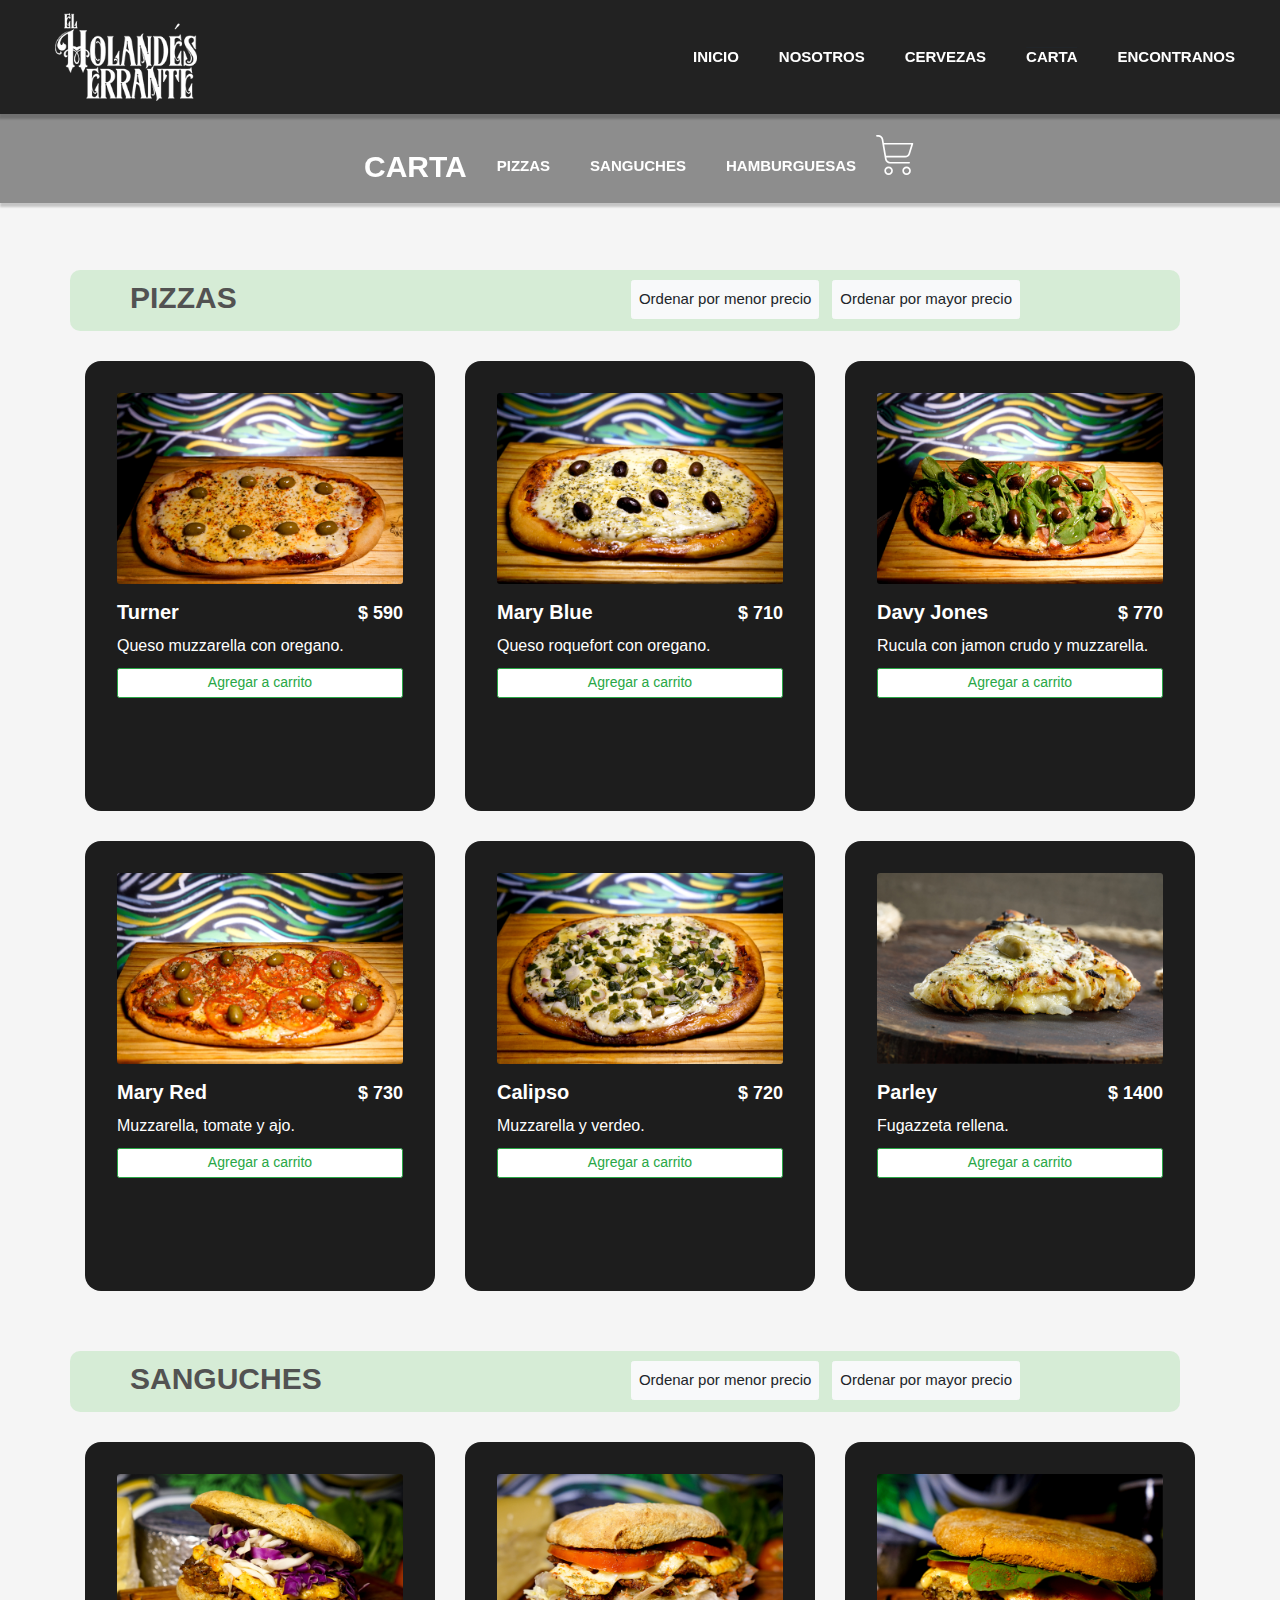
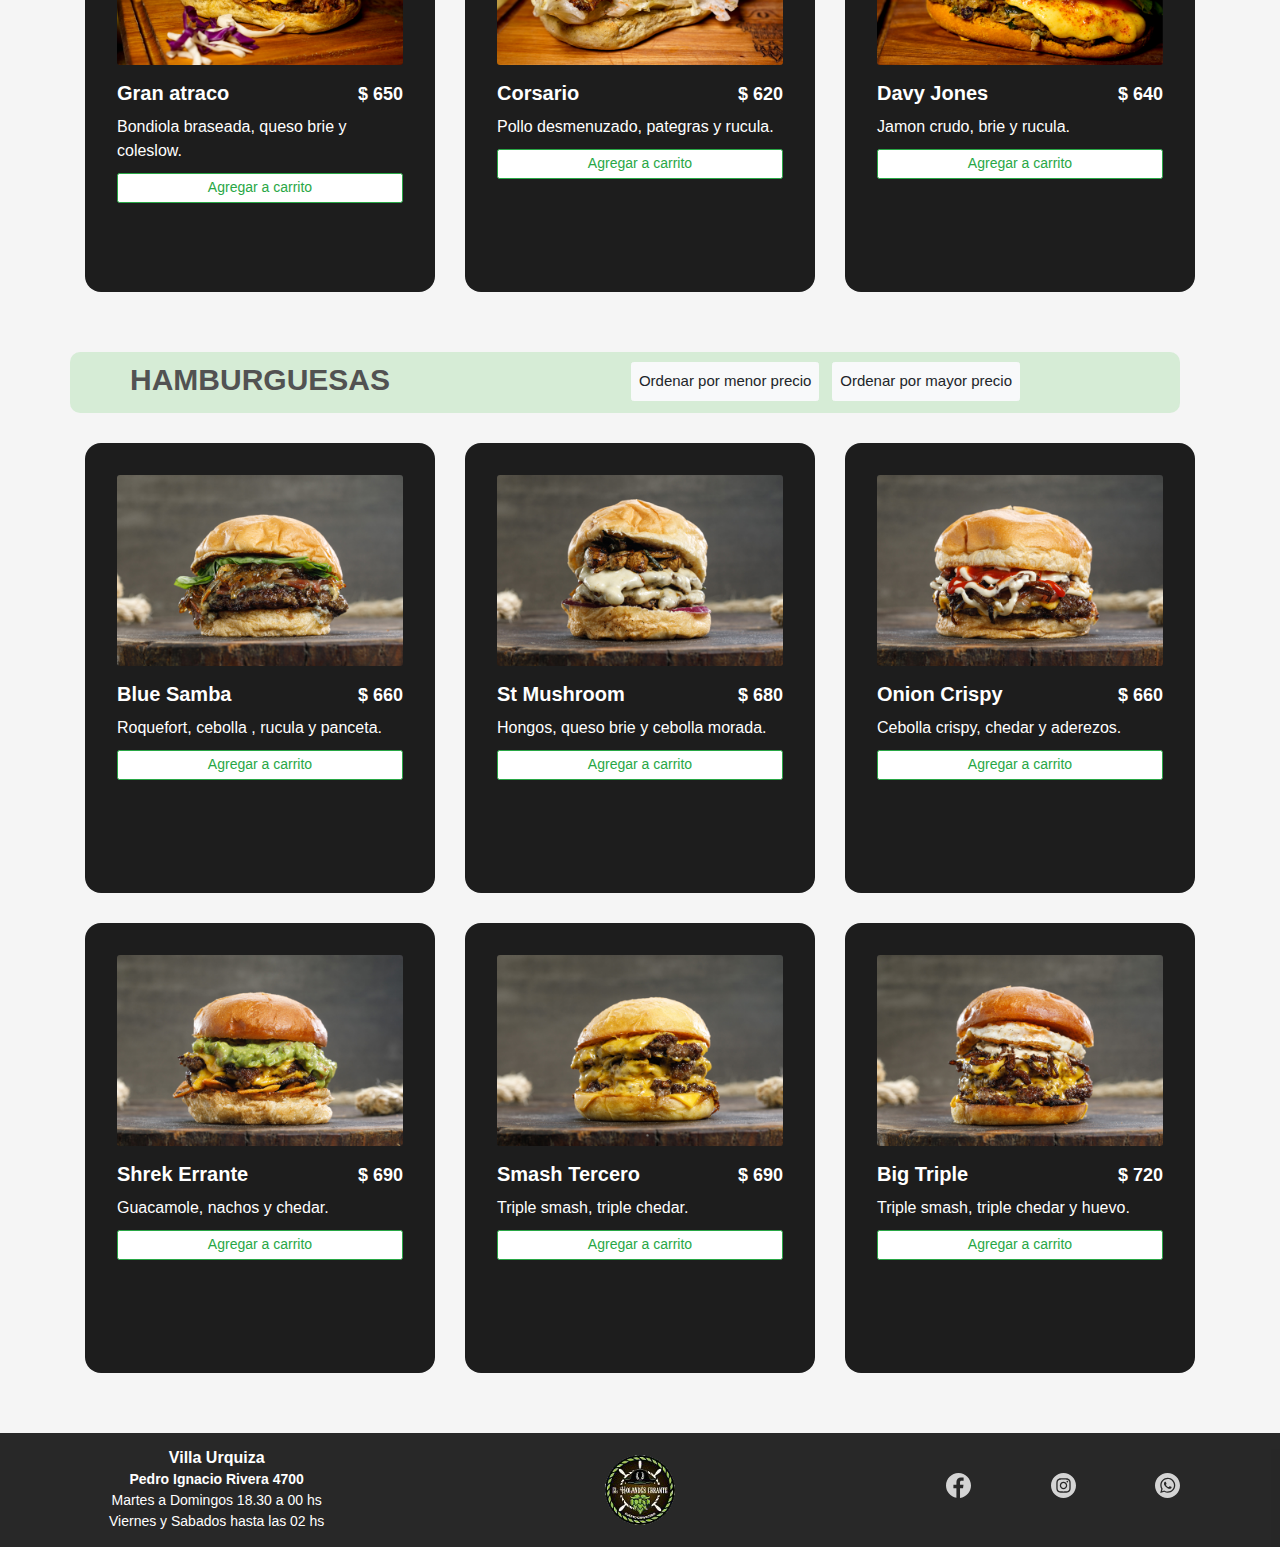
<file: index.html>
<!DOCTYPE html>
<html lang="es">
<head>
   <meta charset="UTF-8">
   <meta http-equiv="X-UA-Compatible" content="IE=edge">
   <meta name="viewport" content="width=device-width, initial-scale=1.0">
   <link rel="shortcut icon" href="img/logos/favicon.ico" type="image/x-icon">
   <title>Carta - El Holandes Errante</title>
   <meta name="description" content="Veni a disfrutar de cervezas artesanales y comida casera en Villa Urquiza. Delivery disponible en nuestro sitio web">
   <meta name="keywords"  content="CERVEZAS, ARTESANALES, HAMBURGUESAS, SANGUCHES, PIZZAS, COMIDA, TRAGOS, URQUIZA">
   <link rel="stylesheet" href="https://cdn.jsdelivr.net/npm/bootstrap@4.6.0/dist/css/bootstrap.min.css">
   <link rel="stylesheet" href="styles.css">
</head>
<body class="menu">
   <!-- NAV GENERAL -->
   <header class="container-fluid fixed flex-row">
      <div>
         <a class="navbar-brand" href="../index.html">
            <img src="img/logos/Holandes Blanco1.png" alt="logo" class="logo">
         </a>
      </div>
      <nav class="navbar navbar-expand-lg ">
         <div>
            <button class="navbar-toggler" type="button" data-toggle="collapse" data-target="#navbarSupportedContent" aria-controls="navbarSupportedContent" aria-expanded="false" aria-label="Toggle navigation">
              <img class="navbar-toggler-icon" src="multimedia/icons/menu.svg" alt="">
            </button>
         </div>
         <div class="collapse navbar-collapse" id="navbarSupportedContent">
           <ul class="navbar-nav mr-auto">
             <li class="nav-item ">
               <a class="nav-link" href="pages/inicio.html">INICIO </span></a>
             </li>
             <li class="nav-item ">
               <a class="nav-link" href="pages/nosotros.html">NOSOTROS</a>
             </li>
             <li class="nav-item ">
               <a class="nav-link" href="pages/cervezas.html">CERVEZAS</a>
             </li>
             <li class="nav-item active">
               <a class="nav-link" href="index.html">CARTA<span class="sr-only">(current)</a>
             </li>
             <li class="nav-item">
               <a class="nav-link" href="pages/encontranos.html">ENCONTRANOS</a>
             </li>
           </ul>
         </div>
       </nav>
   </header>
   <!-- MODAL 1-->
   <div class="modal fade modal1" id="carritoModal1" tabindex="-1" aria-labelledby="exampleModalLabel" aria-hidden="true">
      <div class="modal-dialog modal-dialog-centered modal-dialog-scrollable">
      <div class="modal-content">
         <div class="modal-header">
            <h5 class="modal-title container" id="exampleModalLabel">Tu pedido</h5>
            <button type="button" class="close" data-dismiss="modal" aria-label="Close">
            <span aria-hidden="true">&times;</span>
            </button>
         </div>
         <div class="modal-body">
            <table class="table table-hover">
               <tbody class="container-fluid" id="carrito">
               
               </tbody>
             </table>
         <div class="modal-footer ">
            
         </div>
         </div>
         <div class="modal-footer flex-row">
            <p>Total : <span id="total-compra"></span></p>
         </div>
         <div class="modal-footer flex-row">
            <button id="btn-vaciar" type="button" class="btn-vaciar btn ">Vaciar carrito</button>
            <div>
               <button type="button" class="btn btn-secondary" data-dismiss="modal">Cerrar</button>
               <button type="button" id="btn-siguiente" class="btn btn-primary" data-toggle="modal" data-dismiss="modal" data-target="#carritoModal2">Siguiente</button>
            </div>
         </div>
      </div>
      </div>
   </div>
   <!-- MODAL 2-->
   <div class="modal fade" id="carritoModal2" tabindex="-1" aria-labelledby="exampleModalLabel" aria-hidden="true">
      <div class="modal-dialog modal-dialog-centered modal-dialog-scrollable">
      <div class="modal-content">
         <div class="modal-header">
            <h5 class="modal-title container" id="exampleModalLabel">Tus Datos</h5>
            <button type="button" class="close" data-dismiss="modal" aria-label="Close">
            <span aria-hidden="true">&times;</span>
            </button>
         </div>
         <div class="modal-body">
            <table class="table table-hover">
               <tbody id="modalBody">
               </tbody>
            </table>
         </div>
         <div class="modal-footer flex-row">
            <div id="btn-promos" class="btn-group dropup">
               <button type="button"  class="btn btn-succes dropdown-toggle" data-toggle="dropdown" aria-haspopup="true" aria-expanded="false">
               Promociones
               </button>
               <div class="dropdown-menu" aria-labelledby="dropdownMenuButton">
                  <a id="efectivo" class="dropdown-item" href="#">Efectivo</a>
                  <a id="santander" class="dropdown-item" href="#">Santander Rio</a>
                  <a id="itau" class="dropdown-item" href="#">Itau</a>
                  <a id="otro" class="dropdown-item" href="#">Otro</a>
               </div>
            </div>
            <p>Total : <span id="total-compra2"></span></p>
         </div>
         <div class="modal-footer flex-row">
            <button type="button" class="btn btn-secondary" data-dismiss="modal" data-toggle="modal" data-target="#carritoModal1">Atras</button>
            <button type="button" id="btn-fc" class="btn btn-primary" >Finalizar compra</button>
         </div>
      </div>
      </div>
   </div>
   <!-- MODAL 3-->
   <div class="modal fade" id="carritoModal3" data-backdrop="static" data-keyboard="false" tabindex="-1" aria-labelledby="staticBackdropLabel" aria-hidden="true">
      <div class="modal-dialog">
      <div class="modal-content">
         <div class="modal-header">
            <h5 class="modal-title" id="staticBackdropLabel">Compra Finalizada!</h5>
         </div>
         <div id="compra-fc" class="modal-body">
        
         </div>
         <div class="modal-footer">
            <button type="button" id="btn-gracias" class="btn btn-primary" data-dismiss="modal">Aceptar</button>
         </div>
      </div>
      </div>
   </div>
   <!-- ALERTS -->
   <div id="alert-carrito"class="alert alert-warning alert-dismissible fade show fixed" role="alert">
      Producto agregado <strong>al carrito </strong>correctamente.
      <button id="close-carrito" type="button" class="close" aria-label="Close">
        <span aria-hidden="true">&times;</span>
      </button>
   </div>
   <div id="alert-prod"class="alert alert-warning alert-dismissible fade show fixed" role="alert">
      <strong>¡Atencion!</strong> No puedes agregar mas de 5 productos a la vez.
      <button id="close-prod" type="button" class="close" aria-label="Close">
        <span aria-hidden="true">&times;</span>
      </button>
   </div>
   <!-- CARTA -->
   <section class="carta" >
      <div id="header" class=" carta__bar container-fluid fixed flex-row ">
         <!-- CARTA NAV -->
         <nav class="navbar navbar-expand-lg  ">
            <div>
               <a class="navbar-brand" href="#">CARTA</a>
               <button class="navbar-toggler" type="button" data-toggle="collapse" data-target="#navbarNav" aria-controls="navbarNav" aria-expanded="false" aria-label="Toggle navigation">
               <img class="navbar-toggler-icon" src="icons/menu.svg" alt="">
               </button>
            </div>
            <div class="collapse navbar-collapse" id="navbarNav">
            <ul class="navbar-nav">
               <li class="nav-item ">
                  <a id="btn-pizzas" class="nav-link" href="#pizzas">PIZZAS </a>
               </li>
               <li class="nav-item">
                  <a id="btn-sangs" class="nav-link" href="#sanguches">SANGUCHES</a>
               </li>
               <li class="nav-item">
                  <a id="btn-hamb" class="nav-link" href="#hamburguesas">HAMBURGUESAS</a>
               </li>
               <li class="nav-item">
                  <img id="btn-carrito" class="nav-icon" src="icons/shopping-cart.svg" data-toggle="modal" data-target="#carritoModal1" alt="imagen de carrito de compras">

               </li>
            </ul>
            </div>
         </nav>
      </div>
      <div class="carta__products container">
         <!-- PIZZAS -->
         <ul>
            <li class="row container-fluid title-carta">
               <h3 id="h3-pizzas">PIZZAS</h3>
               <div class="absolute btn_ord">
                  <button type="button" id="ordenarPizzasMenor" class="btn btn-light">Ordenar por menor precio</button>
                  <button type="button" id="ordenarPizzasMayor" class="btn btn-light">Ordenar por mayor precio</button>
               </div>
            </li>
            <li>
               <ul id="pizzas" class=" row carta__products-info"></ul>
            </li>
            <!-- SANGUCHES -->
            <li class="row container-fluid title-carta">
               <h3 id="h3-sangs">SANGUCHES</h3>
               <div class="absolute btn_ord ">
                  <button type="button" id="ordenarSangsMenor" class="btn btn-light">Ordenar por menor precio</button>
                  <button type="button" id="ordenarSangsMayor" class="btn btn-light">Ordenar por mayor precio</button>
               </div>
            </li>
            <li>
               <ul  id="sanguches" class=" row carta__products-info"></ul>                     
            </li>
            <!-- HAMBURGUESAS -->
            <li class="row container-fluid title-carta">
               <h3 id="h3-hamb">HAMBURGUESAS</h3>
               <div class="absolute btn_ord ">
                  <button type="button" id="ordenarHambMenor" class="btn btn-light">Ordenar por menor precio</button>
                  <button type="button" id="ordenarHambMayor" class="btn btn-light">Ordenar por mayor precio</button>
               </div>
            </li>
            <li>
               <ul  id="hamburguesas" class=" row carta__products-info"></ul>                     
            </li>
         </ul>
      </div>
   </section>
   <!-- FOOTER -->
   <footer class="flex-row container-fluid p-2">
      <div class="footer_info col-12 col-md-4">
        <a href="encontranos.html">
          <h4>Villa Urquiza</h4>
          <p class="footer_info-adress">Pedro Ignacio Rivera 4700</p>
        </a>
         <P>Martes a Domingos 18.30 a 00 hs</P>
         <p>Viernes y Sabados hasta las 02 hs</p>
      </div>
      <div class="footer_logo col-12 col-md-4">
        <a href="index.html">
          <img src="img/logos/logo.png" alt="logo marca">
        </a>
      </div>
      <ul class="flex-row col-12 col-md-4">
         <li> 
            <a target="blank" href="https://www.facebook.com/elpuertocervecero/">
               <img class="footer__img" src="icons/facebook.svg" alt="icono facebook">
            </a>
         </li>
         <li> 
            <a target="blank" href="https://www.instagram.com/holandeserrantebar/?hl=es-la">
               <img class="footer__img" src="icons/instagram (1).svg" alt="icono Instagram">
            </a>
         </li>
         <li> 
            <a target="blank" href="https://api.whatsapp.com/send?phone=5491123800654&text=Hola!%20Quiero%20hacer%20un%20pedido.">
               <img class="footer__img" src="icons/whatsapp (1).svg" alt="icono whatsapp">
            </a>
         </li>
      </ul>
   </footer>
   <script src="https://code.jquery.com/jquery-3.5.1.slim.min.js"></script>
   <script src="https://cdn.jsdelivr.net/npm/bootstrap@4.6.0/dist/js/bootstrap.bundle.min.js"></script>
   <script src="https://cdn.jsdelivr.net/npm/bootstrap@4.6.0/dist/js/bootstrap.bundle.min.js"></script>
   <script src="https://code.jquery.com/jquery-3.6.0.min.js" integrity="sha256-/xUj+3OJU5yExlq6GSYGSHk7tPXikynS7ogEvDej/m4=" crossorigin="anonymous"></script>
   <script src="script.js"></script>
</body>
</html>
</file>
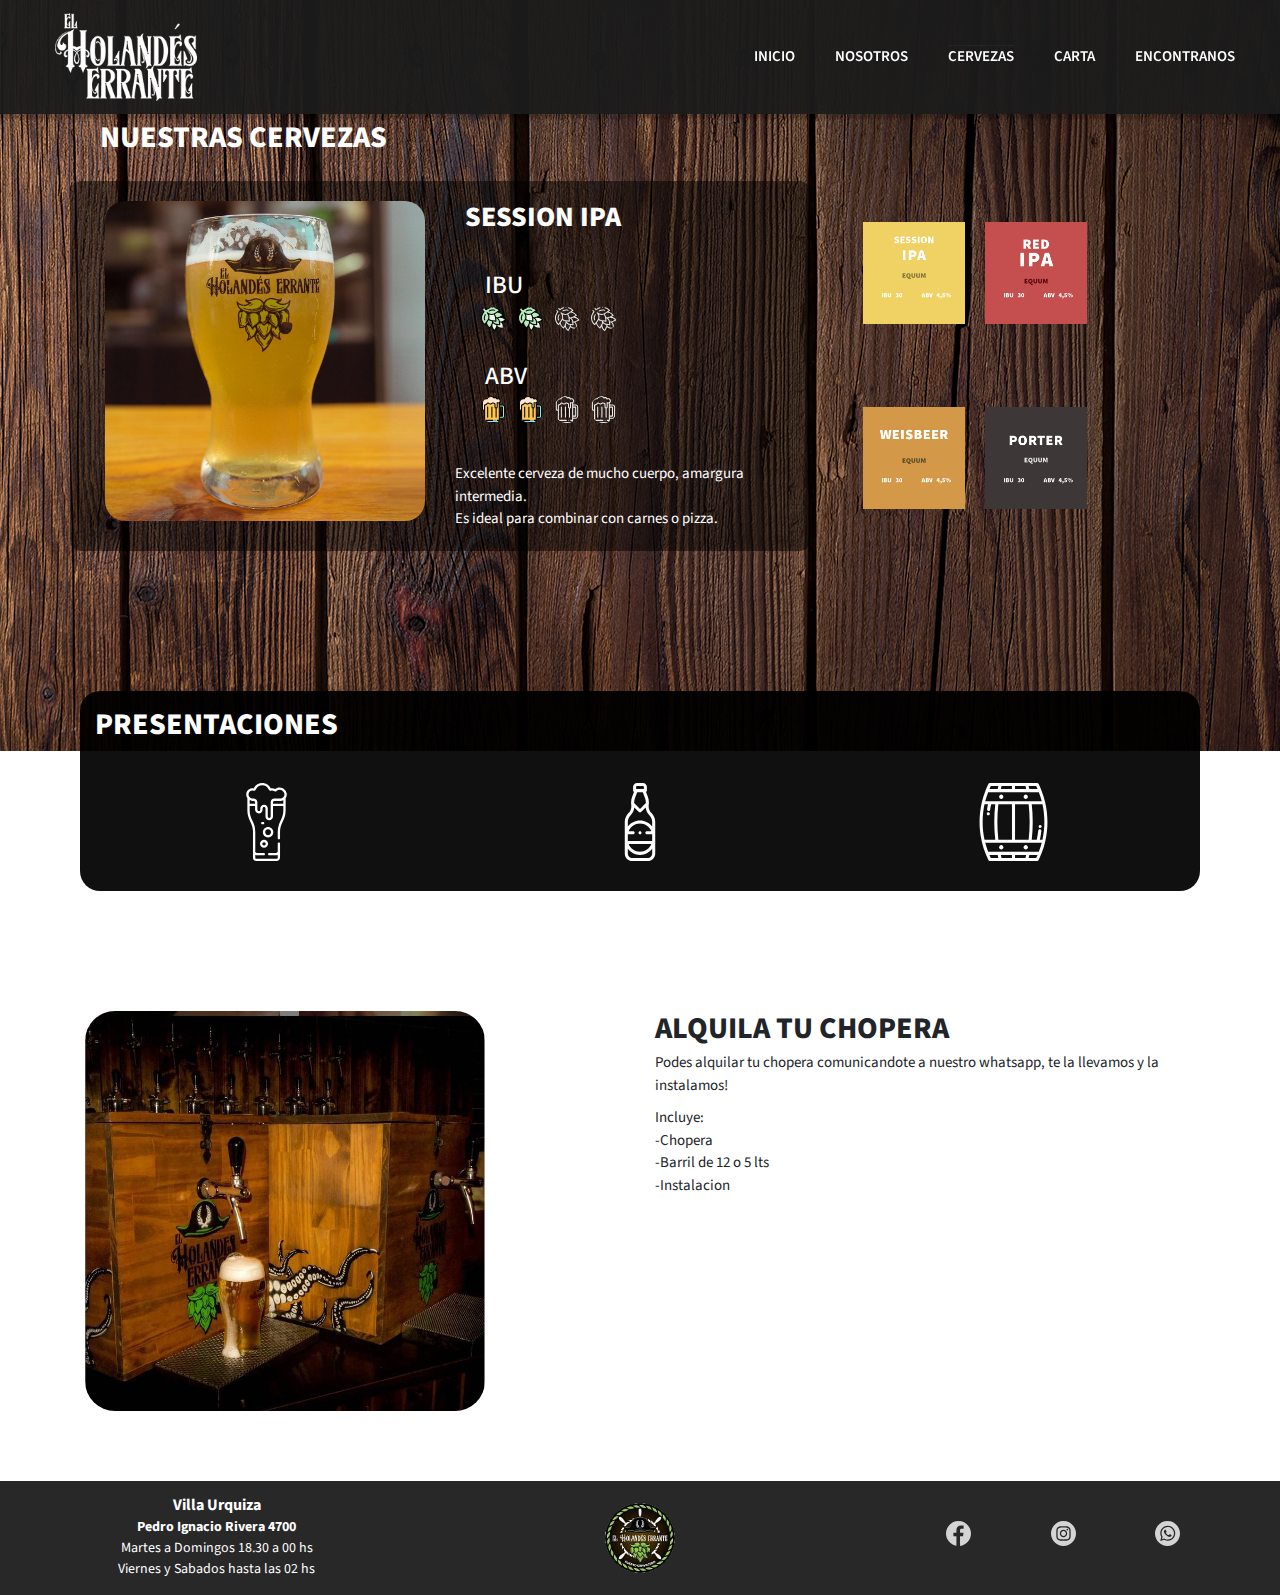
<file: pages/cervezas.html>
<!DOCTYPE html>
<html lang="es">
<head>
   <meta charset="UTF-8">
   <meta http-equiv="X-UA-Compatible" content="IE=edge">
   <meta name="viewport" content="width=device-width, initial-scale=1.0">
   <link rel="shortcut icon" href="../img/logos/favicon.ico" type="image/x-icon">
   <title>Cervezas - El Holandes Errante</title>
   <meta name="description" content="Veni a disfrutar de cervezas artesanales y comida casera en Villa Urquiza. Delivery disponible en nuestro sitio web">
   <meta name="keywords"  content="CERVEZAS, ARTESANALES, HAMBURGUESAS, SANGUCHES, PIZZAS, COMIDA, TRAGOS, URQUIZA">
   <link rel="stylesheet" href="https://cdn.jsdelivr.net/npm/bootstrap@4.6.0/dist/css/bootstrap.min.css">
   <link rel="stylesheet" href="stylesPages.css">
</head>
<body class="cervezas">
   <header class="container-fluid fixed flex-row">
      <div>
         <a class="navbar-brand" href="inicio.html">
            <img src="../img/logos/Holandes Blanco1.png" alt="logo" class="logo">
         </a>
      </div>
      <nav class="navbar navbar-expand-lg ">
         <div>
            <button class="navbar-toggler" type="button" data-toggle="collapse" data-target="#navbarSupportedContent" aria-controls="navbarSupportedContent" aria-expanded="false" aria-label="Toggle navigation">
              <img class="navbar-toggler-icon" src="../multimedia/icons/menu.svg" alt="">
            </button>
         </div>
         <div class="collapse navbar-collapse" id="navbarSupportedContent">
           <ul class="navbar-nav mr-auto">
             <li class="nav-item ">
               <a class="nav-link" href="inicio.html">INICIO </a>
             </li>
             <li class="nav-item">
               <a class="nav-link" href="nosotros.html">NOSOTROS</a>
             </li>
             <li class="nav-item active">
               <a class="nav-link" href="cervezas.html">CERVEZAS<span class="sr-only">(current)</span></a>
             </li>
             <li class="nav-item">
               <a class="nav-link" href="../index.html">CARTA</a>
             </li>
             <li class="nav-item">
               <a class="nav-link" href="encontranos.html">ENCONTRANOS</a>
             </li>
           </ul>
         </div>
       </nav>
   </header>
   <section class="product">
      <div class="container-fluid ">
         <h2>NUESTRAS CERVEZAS</h2>
         <div class="product__info  row">
            <div class="product__info-imgselect row col-12 col-lg-8">
               <div class="product__info-imgselect-img col-12 col-md-6">
                  <img src="../img/cervezas/cervec2.jpg" alt="">
               </div>
               <div class="flex-column  col-12 col-md-6">
                  <h3 class="ml-3">SESSION IPA</h3>
                  <div class="product__info-imgselect-icons row ml-5">
                     <h4>IBU</h4>
                     <div class=" row">
                        <img src="../multimedia/icons/grain-color.svg" alt="icono lupulo">
                        <img src="../multimedia/icons/grain-color.svg" alt="icono lupulo">
                        <img src="../multimedia/icons/grain.svg" alt="icono lupulo">
                        <img src="../multimedia/icons/grain.svg" alt="icono lupulo">
                     </div>
                  </div>
                  <div class="product__info-imgselect-icons row ml-5">
                     <h4>ABV</h4>
                     <div class=" row">
                        <img src="../multimedia/icons/abv-color.svg" alt="icono lupulo">
                        <img src="../multimedia/icons/abv-color.svg" alt="icono lupulo">
                        <img src="../multimedia/icons/abv.svg" alt="icono lupulo">
                        <img src="../multimedia/icons/abv.svg" alt="icono lupulo">
                     </div>
                  </div>
                  <span>Excelente cerveza de mucho cuerpo, amargura intermedia. <br> Es ideal para combinar con carnes o pizza.  </span>
               </div>
               
            </div>
            <div class="product__info-img  row col-12 col-lg-4 ">
               <img src="../img/cervezas/session-01-01.jpg" alt="info cerveza">
               <img src="../img/cervezas/red-01-01.jpg" alt="info cerveza">
               <img src="../img/cervezas/trigo-01-01.jpg" alt="info cerveza">
               <img src="../img/cervezas/negra-01-01.jpg" alt="info cerveza">
    
            </div>
      </div>
   </section>
   <section class="presentations">
      <div class="container">
         <h2>PRESENTACIONES</h2>
         <div class="flex-row presentations__icons row">
            <img src="../multimedia/icons/pinta-de-cerveza.svg" alt="pinta de cerveza">
            <img src="../multimedia/icons/beer.svg" alt="botella de cerveza">
            <img src="../multimedia/icons/barrel.svg" alt="barril de cerveza">
         </div>
      </div>
   </section>
   <section class="rental  container-fluid">
      <div class="container  flex-row">
         <div class="rental__img col-12 col-lg-6">
            <div>
               <img src="../img/cervezas/choperas.JPG" alt="chopera">
            </div>
         </div>
         <div class="rental__info col-12 col-lg-6 ">
            <div>
               <h2>ALQUILA TU CHOPERA</h2>
               <p>Podes alquilar tu chopera comunicandote a nuestro whatsapp, te la llevamos y la instalamos! 
                  <br>
                  <ol>
                     <span>Incluye:</span>
                     <li>-Chopera</li>
                     <li>-Barril de 12 o 5 lts</li>
                     <li>-Instalacion</li>
                  </ol>
               </p>
            </div>
         </div>
      </div>
   </section>
   <footer class="flex-row container-fluid p-2">
      <div class="footer_info col-12 col-md-4">
        <a href="encontranos.html">
          <h4>Villa Urquiza</h4>
          <p class="footer_info-adress">Pedro Ignacio Rivera 4700</p>
        </a>
         <P>Martes a Domingos 18.30 a 00 hs</P>
         <p>Viernes y Sabados hasta las 02 hs</p>
      </div>
      <div class="footer_logo col-12 col-md-4">
        <a href="../index.html">
          <img src="../img/logos/logo.png" alt="logo marca">
        </a>
      </div>
      <ul class="flex-row col-12 col-md-4">
         <li> 
            <a target="blank" href="https://www.facebook.com/elpuertocervecero/">
               <img class="footer__img" src="../multimedia/icons/facebook.svg" alt="icono facebook">
            </a>
         </li>
         <li> 
            <a target="blank" href="https://www.instagram.com/holandeserrantebar/?hl=es-la">
               <img class="footer__img" src="../multimedia/icons/instagram (1).svg" alt="icono Instagram">
            </a>
         </li>
         <li> 
            <a target="blank" href="https://api.whatsapp.com/send?phone=5491123800654&text=Hola!%20Quiero%20hacer%20un%20pedido.">
               <img class="footer__img" src="../multimedia/icons/whatsapp (1).svg" alt="icono whatsapp">
            </a>
         </li>
      </ul>
   </footer>
   <script src="https://code.jquery.com/jquery-3.5.1.slim.min.js"></script>
   <script src="https://cdn.jsdelivr.net/npm/bootstrap@4.6.0/dist/js/bootstrap.bundle.min.js"></script>
</body>
</html>
</file>
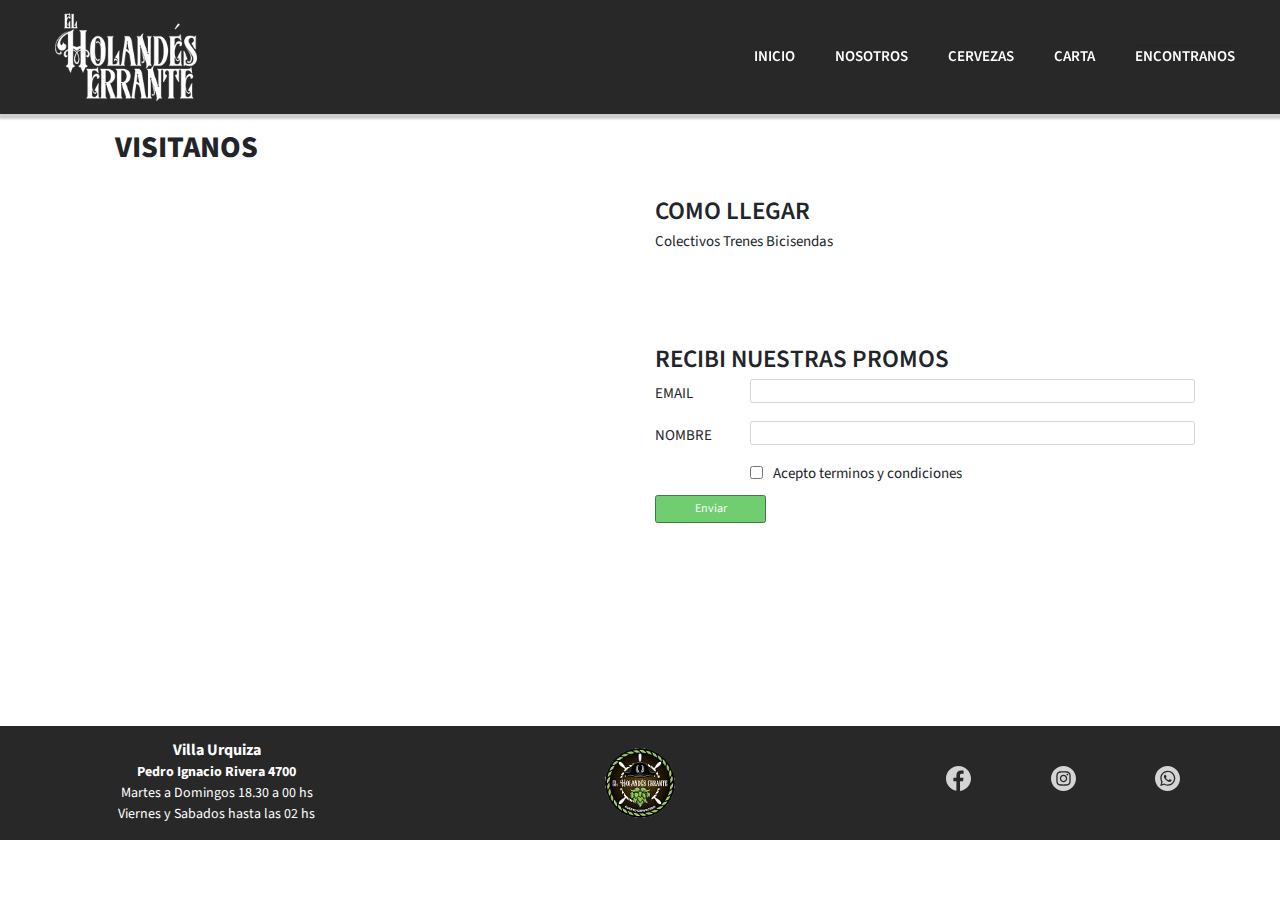
<file: pages/encontranos.html>
<!DOCTYPE html>
<html lang="en">
<head>
   <meta charset="UTF-8">
   <meta http-equiv="X-UA-Compatible" content="IE=edge">
   <meta name="viewport" content="width=device-width, initial-scale=1.0">
   <link rel="shortcut icon" href="../img/logos/favicon.ico" type="image/x-icon">
   <title>Encontranos - El Holandes Errante</title>
   <meta name="description" content="Veni a disfrutar de cervezas artesanales y comida casera en Villa Urquiza. Delivery disponible en nuestro sitio web">
   <meta name="keywords"  content="CERVEZAS, ARTESANALES, HAMBURGUESAS, SANGUCHES, PIZZAS, COMIDA, TRAGOS, URQUIZA">
   <link rel="stylesheet" href="https://cdn.jsdelivr.net/npm/bootstrap@4.6.0/dist/css/bootstrap.min.css">
   <link rel="stylesheet" href="stylesPages.css">
</head>
<body>
   <header class="container-fluid fixed flex-row">
      <div>
         <a class="navbar-brand" href="inicio.html">
            <img src="../img/logos/Holandes Blanco1.png" alt="logo" class="logo">
         </a>
      </div>
      <nav class="navbar navbar-expand-lg ">
         <div>
            <button class="navbar-toggler" type="button" data-toggle="collapse" data-target="#navbarSupportedContent" aria-controls="navbarSupportedContent" aria-expanded="false" aria-label="Toggle navigation">
              <img class="navbar-toggler-icon" src="../multimedia/icons/menu.svg" alt="">
            </button>
         </div>
         <div class="collapse navbar-collapse" id="navbarSupportedContent">
           <ul class="navbar-nav mr-auto">
             <li class="nav-item ">
               <a class="nav-link" href="inicio.html">INICIO </a>
             </li>
             <li class="nav-item">
               <a class="nav-link" href="nosotros.html">NOSOTROS</a>
             </li>
             <li class="nav-item">
               <a class="nav-link" href="cervezas.html">CERVEZAS</a>
             </li>
             <li class="nav-item">
               <a class="nav-link" href="../index.html">CARTA</a>
             </li>
             <li class="nav-item active">
               <a class="nav-link" href="encontranos.html">ENCONTRANOS<span class="sr-only">(current)</span></a>
             </li>
           </ul>
         </div>
       </nav>
   </header>
   <section class="encontranos mb-5 container">
      <h2 class="titulo mb-5 ml-5">VISITANOS</h2>
      <div class=" encontranos_info row ">
         <div class="col-12 col-md-6">
            <div class="maps">
               <iframe src="https://www.google.com/maps/embed?pb=!1m18!1m12!1m3!1d3285.356014127858!2d-58.485461984771284!3d-34.56985728046818!2m3!1f0!2f0!3f0!3m2!1i1024!2i768!4f13.1!3m3!1m2!1s0x95bcb6606f4e9d59%3A0xed917bd4e6d1710d!2sEl%20Holand%C3%A9s%20Errante.%20Puerto%20Cervecero.!5e0!3m2!1ses-419!2sar!4v1614811327603!5m2!1ses-419!2sar&zoom=9" style="border:0;"></iframe>
            </div>
         </div>
         <div class="col-12 col-md-6 ">
            <div class="flex-column">
               <div class="info ">
                  <h3>COMO LLEGAR</h3>
                  <p>Colectivos Trenes Bicisendas</p>
               </div>
               <div class="form ">
                  <h3>RECIBI NUESTRAS PROMOS</h3>
                  <form>
                     <div class="form-group row">
                     <label for="inputEmail3" class="col-sm-2 col-form-label">EMAIL</label>
                     <div class="col-sm-10">
                        <input type="email" class="form-control" id="inputEmail3">
                     </div>
                     </div>
                     <div class="form-group row">
                     <label for="name" class="col-sm-2 col-form-label">NOMBRE</label>
                     <div class="col-sm-10">
                        <input type="name" class="form-control" id="name">
                     </div>
                     </div>
                     </fieldset>
                     <div class="form-group row">
                     <div class="col-sm-10 offset-sm-2">
                        <div class="form-check">
                           <input class="form-check-input" type="checkbox" id="gridCheck1">
                           <label class="form-check-label ml-3" for="gridCheck1">
                           Acepto terminos y condiciones
                           </label>
                        </div>
                     </div>
                     </div>
                     <div class="form-group row">
                     <div class="col-sm-10">
                        <button type="submit" class="btn btn-primary">Enviar</button>
                     </div>
                     </div>
                  </form>
               </div>
            </div>
         </div>
      </div>
   </section>
   <footer class="flex-row container-fluid p-2">
      <div class="footer_info col-12 col-md-4">
        <a href="encontranos.html">
          <h4>Villa Urquiza</h4>
          <p class="footer_info-adress">Pedro Ignacio Rivera 4700</p>
        </a>
         <P>Martes a Domingos 18.30 a 00 hs</P>
         <p>Viernes y Sabados hasta las 02 hs</p>
      </div>
      <div class="footer_logo col-12 col-md-4">
        <a href="../index.html">
          <img src="../img/logos/logo.png" alt="logo marca">
        </a>
      </div>
      <ul class="flex-row col-12 col-md-4">
         <li> 
            <a target="blank" href="https://www.facebook.com/elpuertocervecero/">
               <img class="footer__img" src="../multimedia/icons/facebook.svg" alt="icono facebook">
            </a>
         </li>
         <li> 
            <a target="blank" href="https://www.instagram.com/holandeserrantebar/?hl=es-la">
               <img class="footer__img" src="../multimedia/icons/instagram (1).svg" alt="icono Instagram">
            </a>
         </li>
         <li> 
            <a target="blank" href="https://api.whatsapp.com/send?phone=5491123800654&text=Hola!%20Quiero%20hacer%20un%20pedido.">
               <img class="footer__img" src="../multimedia/icons/whatsapp (1).svg" alt="icono whatsapp">
            </a>
         </li>
      </ul>
   </footer>
   <script src="https://code.jquery.com/jquery-3.5.1.slim.min.js"></script>
   <script src="https://cdn.jsdelivr.net/npm/bootstrap@4.6.0/dist/js/bootstrap.bundle.min.js"></script>
</body>
</html>
</file>
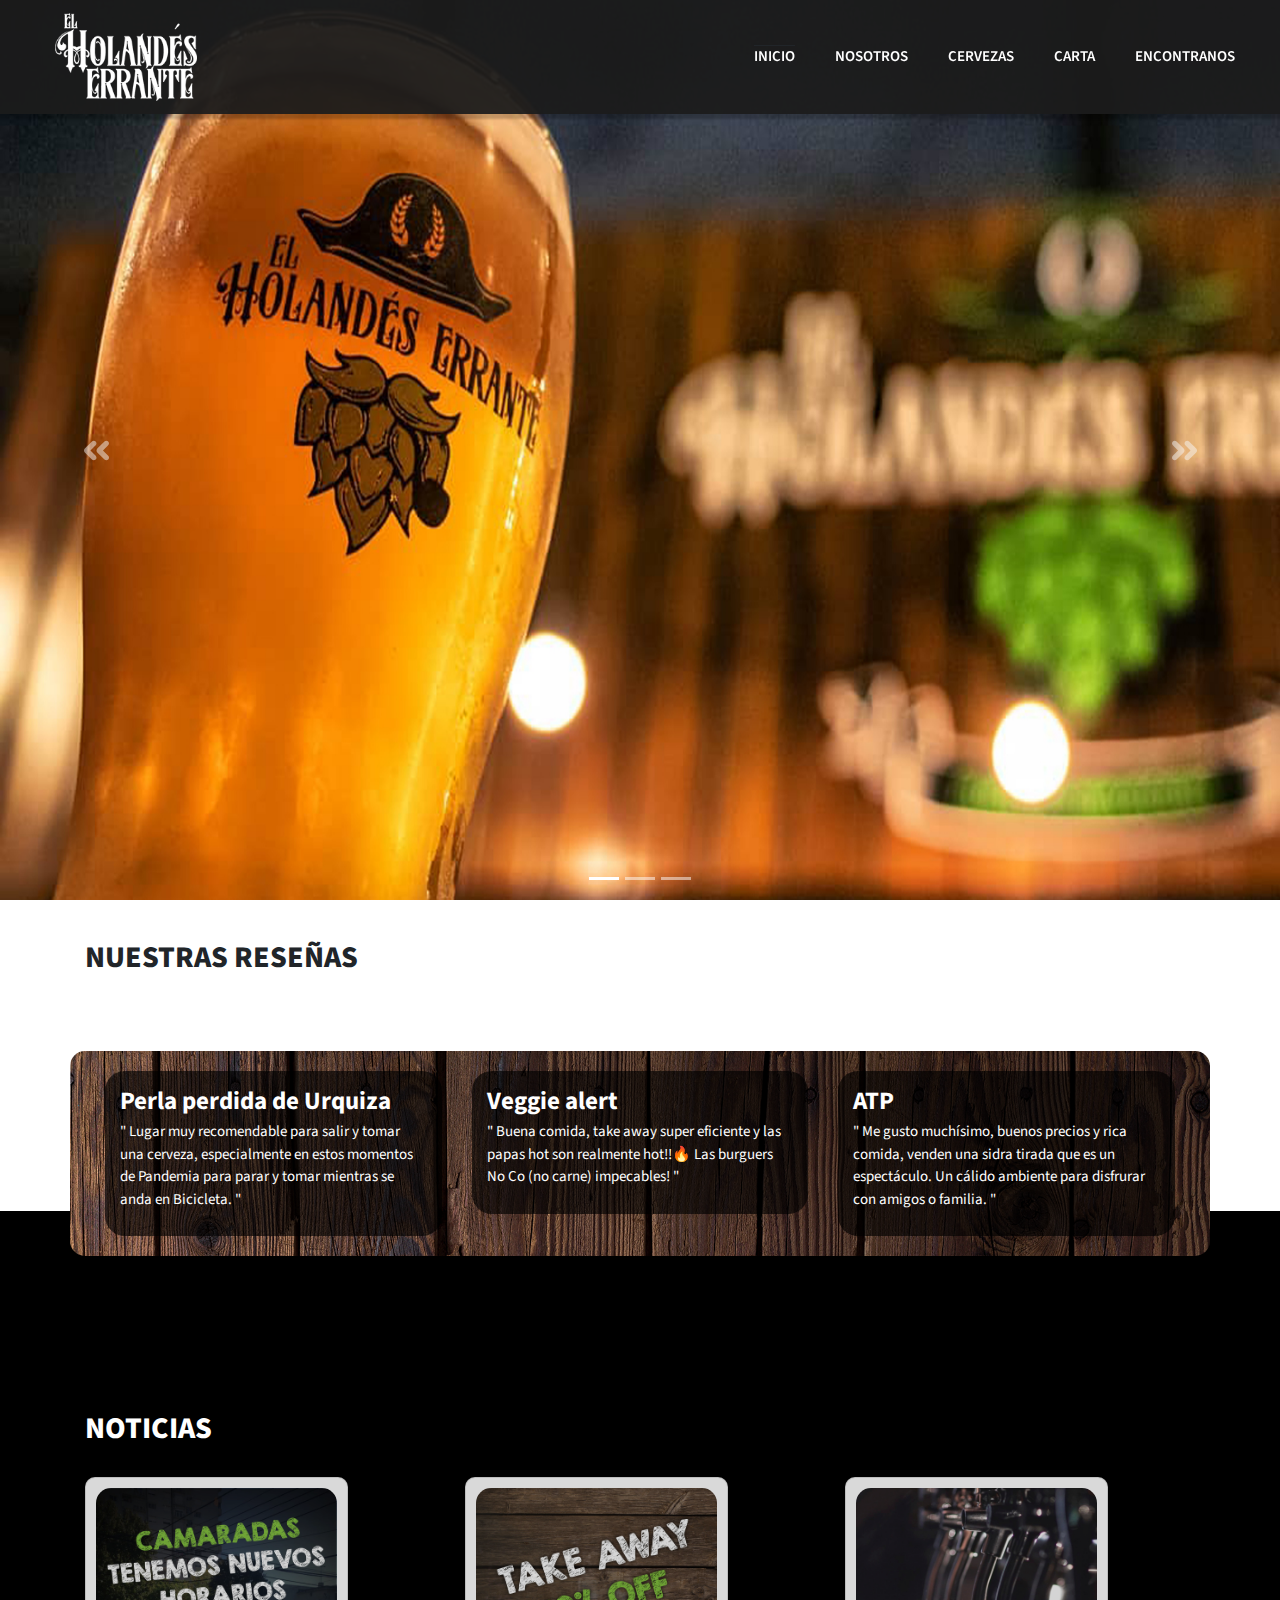
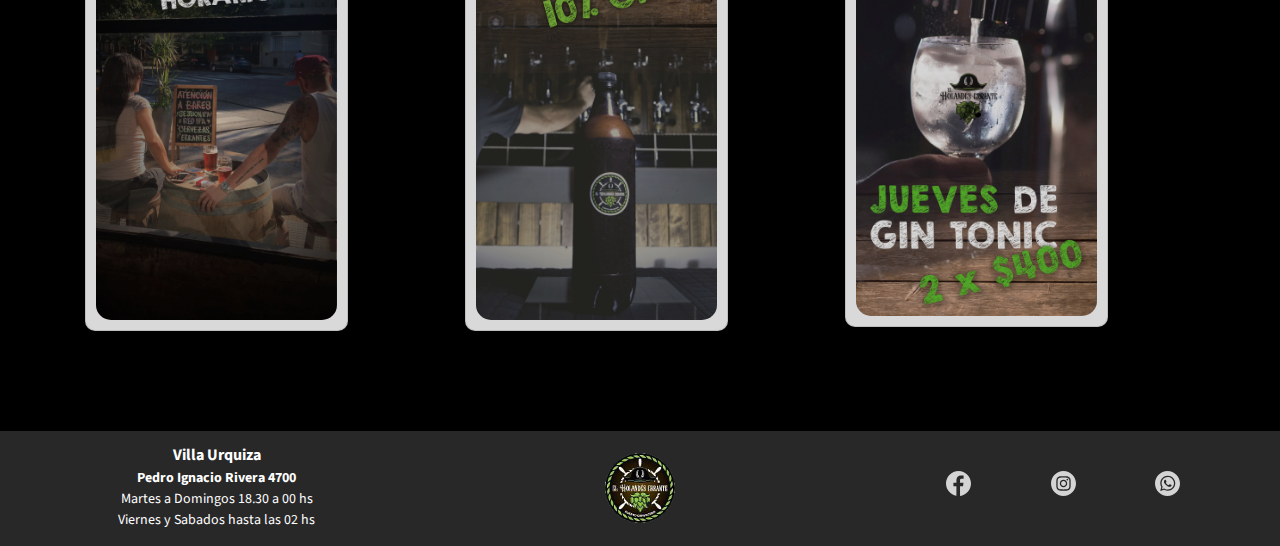
<file: pages/inicio.html>
<!DOCTYPE html>
<html lang="en">
<head>
   <meta charset="UTF-8">
   <meta http-equiv="X-UA-Compatible" content="IE=edge">
   <meta name="viewport" content="width=device-width, initial-scale=1.0">
   <link rel="shortcut icon" href="img/logos/favicon.ico" type="image/x-icon">
   <title>Inicio - El Holandes Errante</title>
   <meta name="description" content="Veni a disfrutar de cervezas artesanales y comida casera en Villa Urquiza. Delivery disponible en nuestro sitio web">
   <meta name="keywords"  content="CERVEZAS, ARTESANALES, HAMBURGUESAS, SANGUCHES, PIZZAS, COMIDA, TRAGOS, URQUIZA">
   <link rel="stylesheet" href="https://cdn.jsdelivr.net/npm/bootstrap@4.6.0/dist/css/bootstrap.min.css">
   <link rel="stylesheet" href="stylesPages.css">
</head>
<body>
   <header class="container-fluid fixed flex-row">
      <div>
         <a class="navbar-brand" href="inicio.html">
            <img src="../img/logos/Holandes Blanco1.png" alt="logo" class="logo">
         </a>
      </div>
      <nav class="navbar navbar-expand-lg ">
         <div>
            <button class="navbar-toggler" type="button" data-toggle="collapse" data-target="#navbarSupportedContent" aria-controls="navbarSupportedContent" aria-expanded="false" aria-label="Toggle navigation">
              <img class="navbar-toggler-icon" src="../multimedia/icons/menu.svg" alt="">
            </button>
         </div>
         <div class="collapse navbar-collapse" id="navbarSupportedContent">
           <ul class="navbar-nav mr-auto">
             <li class="nav-item active">
               <a class="nav-link" href="inicio.html">INICIO <span class="sr-only">(current)</span></a>
             </li>
             <li class="nav-item">
               <a class="nav-link" href="nosotros.html">NOSOTROS</a>
             </li>
             <li class="nav-item">
               <a class="nav-link" href="cervezas.html">CERVEZAS</a>
             </li>
             <li class="nav-item">
               <a class="nav-link" href="../index.html">CARTA</a>
             </li>
             <li class="nav-item">
               <a class="nav-link" href="encontranos.html">ENCONTRANOS</a>
             </li>
           </ul>
         </div>
       </nav>
   </header>
   <main>
      <div id="carouselExampleIndicators" class="carousel slide carousel-l " data-ride="carousel">
         <ol class="carousel-indicators">
           <li data-target="#carouselExampleIndicators" data-slide-to="0" class="active"></li>
           <li data-target="#carouselExampleIndicators" data-slide-to="1"></li>
           <li data-target="#carouselExampleIndicators" data-slide-to="2"></li>
         </ol>
         <div class="carousel-inner">
           <div class="carousel-item active">
             <img src="../img/home/home2-grande.jpg" class="d-block w-100" alt="imagen del bar">
           </div>
           <div class="carousel-item">
             <img src="../img/home/home1-grande.jpg" class="d-block w-100" alt="imagen growlersde cervezas">
           </div>
           <div class="carousel-item">
             <img src="../img/home/home3-grande.jpg" class="d-block w-100" alt="imagen de botellas de cervezas">
           </div>
         </div>
         <a class="carousel-control-prev" href="#carouselExampleIndicators" role="button" data-slide="prev">
           <span class="carousel-control-prev-icon" aria-hidden="true"></span>
           <span class="sr-only">Previous</span>
         </a>
         <a class="carousel-control-next" href="#carouselExampleIndicators" role="button" data-slide="next">
           <span class="carousel-control-next-icon" aria-hidden="true"></span>
           <span class="sr-only">Next</span>
         </a>
      </div>
      <div id="carouselExampleIndicators" class="carousel slide carousel-m" data-ride="carousel">
        <ol class="carousel-indicators">
          <li data-target="#carouselExampleIndicators" data-slide-to="0" class="active"></li>
          <li data-target="#carouselExampleIndicators" data-slide-to="1"></li>
          <li data-target="#carouselExampleIndicators" data-slide-to="2"></li>
        </ol>
        <div class="carousel-inner">
          <div class="carousel-item active">
            <img src="../img/home/home2-mediana.jpg" class="d-block w-100" alt="imagen del bar">
          </div>
          <div class="carousel-item">
            <img src="../img/home/home1-mediana.jpg" class="d-block w-100" alt="imagen growlersde cervezas">
          </div>
          <div class="carousel-item">
            <img src="../img/home/home3-mediana.jpg" class="d-block w-100" alt="imagen de botellas de cervezas">
          </div>
        </div>
        <a class="carousel-control-prev" href="#carouselExampleIndicators" role="button" data-slide="prev">
          <span class="carousel-control-prev-icon" aria-hidden="true"></span>
          <span class="sr-only">Previous</span>
        </a>
        <a class="carousel-control-next" href="#carouselExampleIndicators" role="button" data-slide="next">
          <span class="carousel-control-next-icon" aria-hidden="true"></span>
          <span class="sr-only">Next</span>
        </a>
      </div>
      <div id="carouselExampleIndicators" class="carousel slide carousel-s" data-ride="carousel">
        <ol class="carousel-indicators">
          <li data-target="#carouselExampleIndicators" data-slide-to="0" class="active"></li>
          <li data-target="#carouselExampleIndicators" data-slide-to="1"></li>
          <li data-target="#carouselExampleIndicators" data-slide-to="2"></li>
        </ol>
        <div class="carousel-inner">
          <div class="carousel-item active">
            <img src="../img/home/home2-chica.jpg" class="d-block w-100" alt="imagen del bar">
          </div>
          <div class="carousel-item">
            <img src="../img/home/home1-chica.jpg" class="d-block w-100" alt="imagen growlersde cervezas">
          </div>
          <div class="carousel-item">
            <img src="../img/home/home3-chica.jpg" class="d-block w-100" alt="imagen de botellas de cervezas">
          </div>
        </div>
        <a class="carousel-control-prev" href="#carouselExampleIndicators" role="button" data-slide="prev">
          <span class="carousel-control-prev-icon" aria-hidden="true"></span>
          <span class="sr-only">Previous</span>
        </a>
        <a class="carousel-control-next" href="#carouselExampleIndicators" role="button" data-slide="next">
          <span class="carousel-control-next-icon" aria-hidden="true"></span>
          <span class="sr-only">Next</span>
        </a>
      </div>
   </main>
   <section class="reviews ">
      <div class="container">
        <h2 class="mt-5  ">NUESTRAS RESEÑAS</h2>
        <div class=" reviews__container row flex-row">
          <div class="col-12 col-lg-4">
            <div class="reviews__comments">
              <h3>Perla perdida de Urquiza</h3>
              <p>" Lugar muy recomendable para salir y tomar una cerveza, especialmente en estos momentos de Pandemia para  parar y  tomar mientras se anda en Bicicleta. "<p>
            </div>
          </div>
          <div class="col-12 col-lg-4">
            <div class="reviews__comments">
              <h3>Veggie alert</h3>
              <p>" Buena comida, take away super eficiente y las papas hot son realmente hot!!🔥 Las burguers No Co (no carne) impecables! "</p>
            </div>
          </div>
          <div class="col-12 col-lg-4">
            <div class="reviews__comments">
              <h3>ATP</h3>
              <p>" Me gusto muchísimo, buenos precios y rica comida, venden una sidra tirada que es un espectáculo. Un cálido ambiente para disfrurar con amigos o familia. "</p>
            </div>
          </div>
         
        </div>
      </div>
   </section>
   <section class="news">
      <div class="container">
        <h2 class="mb-5 ">NOTICIAS</h2>
        <div class="row">
          <div class="col-12 col-md-6 col-lg-4">
            <div class="card">
              <div class="card__img">
                <img src="../img/home/new1.jpg" alt="foto noticia">
              </div>
            </div>
          </div>
          <div class="col-12 col-md-6 col-lg-4">
            <div class="card">
              <div class="card__img">
                <img src="../img/home/new2.jpg" alt="foto noticia">
              </div>
            </div>
          </div>
          <div class="col-12 col-md-6 col-lg-4">
            <div class="card">
              <div class="card__img">
                <img src="../img/home/new4.jpg" alt="foto noticia">
              </div>
            </div>
          </div>
         
        </div>
      </div> 
   </section>
   <footer class="flex-row container-fluid p-2">
      <div class="footer_info col-12 col-md-4">
        <a href="encontranos.html">
          <h4>Villa Urquiza</h4>
          <p class="footer_info-adress">Pedro Ignacio Rivera 4700</p>
        </a>
         <P>Martes a Domingos 18.30 a 00 hs</P>
         <p>Viernes y Sabados hasta las 02 hs</p>
      </div>
      <div class="footer_logo col-12 col-md-4">
        <a href="inicio.html">
          <img src="../img/logos/logo.png" alt="logo marca">
        </a>
      </div>
      <ul class="flex-row col-12 col-md-4">
         <li> 
            <a target="blank" href="https://www.facebook.com/elpuertocervecero/">
               <img class="footer__img" src="../multimedia/icons/facebook.svg" alt="icono facebook">
            </a>
         </li>
         <li> 
            <a target="blank" href="https://www.instagram.com/holandeserrantebar/?hl=es-la">
               <img class="footer__img" src="../multimedia/icons/instagram (1).svg" alt="icono Instagram">
            </a>
         </li>
         <li> 
            <a target="blank" href="https://api.whatsapp.com/send?phone=5491123800654&text=Hola!%20Quiero%20hacer%20un%20pedido.">
               <img class="footer__img" src="../multimedia/icons/whatsapp (1).svg" alt="icono whatsapp">
            </a>
         </li>
      </ul>
   </footer>
   <script src="https://code.jquery.com/jquery-3.5.1.slim.min.js"></script>
   <script src="https://cdn.jsdelivr.net/npm/bootstrap@4.6.0/dist/js/bootstrap.bundle.min.js"></script>
</body>
</html>
</file>
<file: styles.css>
:root {
  font-size: 10px; }

* {
  margin: 0;
  padding: 0;
  box-sizing: border-box; }

body {
  font-family: 'Source Sans Pro', sans-serif;
  font-weight: 400; }

ul, ol {
  list-style-type: none; }

.fixed {
  position: fixed; }

.flex-row {
  display: flex;
  flex-direction: row;
  flex-wrap: wrap; }

.flex-column {
  display: flex;
  flex-direction: column; }

.absolute {
  position: absolute; }

/*-----HEADER-----*/
header {
  background-color: rgba(27, 27, 27, 0.945);
  box-shadow: 2px 2px 2px 3px rgba(0, 0, 0, 0.2);
  z-index: 10;
  justify-content: space-between;
  align-items: center; }

.active {
  text-decoration: overline; }

.nav-link {
  font-weight: 600;
  color: white;
  text-decoration: none;
  font-size: 1.5rem;
  margin: 1.5rem; }

.nav-link:hover {
  color: #70ce70; }

.navbar-brand img {
  transition: all 0.5s; }

.navbar-brand img:hover {
  opacity: 60%; }

.navbar-brand img {
  padding: 1rem;
  height: 12vh;
  width: auto;
  margin-left: 3rem; }

.nav-link {
  font-weight: 600;
  color: white;
  text-decoration: none;
  font-size: 1.5rem;
  margin: 1.5rem; }

.nav-link:hover {
  color: #70ce70; }
.nav-icon{
  width: 4rem;
  cursor: pointer;
}
/*-----CARTA-----*/
.menu {
  background-color: whitesmoke;
}
.title-carta{
  background-color: #70ce703a;
  border-radius: 1rem;
  padding: 1rem;
  justify-content: space-between;
  color: rgb(82, 82, 82);

}

 .carta .carta__bar {
   background-color: rgba(131, 131, 131, 0.911);
   box-shadow: 2px 2px 2px 2px rgba(0, 0, 0, 0.2);
   z-index: 2;
   justify-content: center;
   align-items: center; }
 
 .carta .navbar{
   padding-top: 15vh;
 }
 .carta .navbar-brand {
   font-size: 3rem;
   font-weight: 800;
   color: white; }
 
 .carta__bar nav .nav-item {
   color: white;
   font-size: 1.8rem; }
  
 .carta__products {
   padding-top: 30vh; }
  .carta__products li {
     margin-bottom: 3rem; }
  .carta__products li h3 {
    font-weight: 700;
    margin-left: 5rem;
    font-size: 3rem; }
 
 .carta__products-info {
   justify-content: space-evenly;
   align-items: center; }
   .carta__products-info li .carta__products-info-div {
     padding: 3.2rem;
     background-color: #1d1d1d;
     color: white;
     border-radius: 1.6rem; }
     .carta__products-info li .carta__products-info-div h4 {
       font-size: 2rem;
       font-weight: 550; }
     .carta__products-info li .carta__products-info-div span {
       font-size: 1.8rem;
       font-weight: 600; }
     .carta__products-info li .carta__products-info-div p {
       font-size: 1.6rem; }
   .carta__products-info li img {
     width: 100%;
     margin-bottom: 1.6rem; }
 .carta__products-info-div{
   height: 50vh;
   
 }
 .carta__products-info-div:hover {
   box-shadow: 0px 3px 3px 5px #70ce70; }
 
 .products-titles{
  justify-content: space-between;
 }
 .carta__products-info li h4 {
   margin-bottom: 1rem;
   font-size: 2rem;
   font-weight: 500; }
 
 .carta__products-info li P {
   font-size: 1rem; }
  
  .btn-edit{
    background-color: rgb(255, 255, 255);
    width: 100%;
    font-size: 1.4rem;
  }
  .btn_ord{
    right: 25rem;
    
  }
  .btn_ord button{
    font-size: 1.5rem;
    padding: 0.7rem;
    margin-right: 1rem;

  }
  .btn_ord button:hover{
    background-color: rgba(0, 0, 0, 0.596);
    color: white;
  }
  .btn_ord button:current{
    background-color: rgba(0, 0, 0, 0.596);
    color: white;
  }
  .modal-title{
    font-size: 2rem;
  }
  .tit-prods{
    font-size: 1.8rem;
  }
  .precio-prods{
    font-size: 1.5rem;
  }
  .total-prods{
    font-size: 1.5rem;
  }
  .modal-img{
    width: 9rem;
  }
  .cant{
    font-size: 1.5rem;
    text-align: center;
  }
  .cant button{
    margin: 1rem;
    font-size: 1.2rem;
  }
  #total-compra{
    font-size: 2rem;
  }
  .modal-footer{
    justify-content: space-between;
    padding-left: 2rem;
    padding-right: 2rem;
  }
  .modal-footer p{
    font-size: 2rem;
  }
  .btn-vaciar{
    background-color: rgba(255, 0, 0, 0.733);
    border-color: red;
    color: white;
  }
  .btn-vaciar:hover{
    background-color: rgb(197, 74, 74);
    border-color: rgb(156, 0, 0);
  }
  .btn-vaciar:active{
    background-color: rgb(187, 66, 66);
    border-color: rgb(153, 74, 74);
  }
  .btn-siguiente{
    display: none;
  }
  .modal-footer button{
    font-size: 1.4rem;
  }
  #carrito td{
    width: 25%;
  }
  .modal-header {
    background-color: #70ce7077;
    text-align: center !important;
    font-size: 2rem !important;
  }
  #btn-promos{
    border-radius: 0.5rem;
    background-color: #70ce7077;
    border-color: #498549;
    border-width: 1rem;
  }
  .titulo-usuario{
    font-size: 1.8rem;
    font-weight: 200;
  }
  #compra-fc p{
    font-size: 1.6rem;
  }
  #compra-fc span{
    font-size: 1.6rem;
    font-weight: 600;
  }
  .dropdown-item{
    font-size: 1.4rem;;
  }
  .input-container{
    margin-bottom: 1rem;
  }
  .form-control{
    font-size: 1.4rem;
    width: 60%;
  }
  .input-group-text{
    font-size: 1.4rem;
  }

  .alert{
    background-color: #70ce70d7;
    color: white;
    font-size: 1.5rem;
    border-color: #70ce70;
    width: 100%;
    bottom: 0;
    z-index: 10;
    text-align: center;
    display: none;
  }
  #alert-prod{
    background-color: red;
    border-color: red;

  }

 /*-----FOOTER-----*/
 footer {
   background-color: rgba(27, 27, 27, 0.945);
   justify-content: space-between;
   align-items: center; }
 
 .footer_info {
   color: white;
   font-size: 1.5rem;
   text-align: center;
   font-weight: 400;
   padding: 1rem; }
 
 footer .footer_info a {
   color: white; }
 
 footer .footer_info a:hover {
   text-decoration: none;
   color: #70ce70; }
 
 .footer_info h4 {
   font-size: 1.6rem;
   font-weight: 700;
   margin-bottom: 0.2rem; }
 
 .footer_info p {
   margin: 0;
   font-size: 1.4rem; }
 
 .footer_info-adress {
   font-size: 1.5rem;
   font-weight: 700;
   margin-bottom: 0.8rem; }
 
 .footer_logo {
   text-align: center; }
 
 .footer_logo img {
   width: 70px; }
 
 footer ul {
   justify-content: space-evenly;
   align-items: center; }
 
 .footer__img {
   width: 2.5rem;
   opacity: 80%;
   transition: all 0.3s; }
 
 .footer__img:hover {
   transform: scale(1.3);
   opacity: 100%; }
 
 @media only screen and (max-width: 768px) {
   footer div, ul {
     margin-bottom: 3.2rem; } }
 
@media (max-width: 767.98px) {
    .carta__products-info-div img {
       width: 85%; } }
</file>
<file: pages/stylesPages.css>
/*-----INICIO-----*/
@import url("https://fonts.googleapis.com/css2?family=Source+Sans+Pro:wght@300;400;700&display=swap");
main {
  height: 100vh; }

.carousel-m {
  display: none; }

.carousel-s {
  display: none; }

.carousel-item img {
  height: 100vh; }

.carousel-control-next-icon {
  background-image: url(../multimedia/icons/arrow-next.svg); }

.carousel-control-prev-icon {
  background-image: url(../multimedia/icons/arrow-prev.svg); }

.carousel-control-next-icon, .carousel-control-prev-icon {
  width: 25px;
  height: 25px; }

/*--reviews--*/
.reviews div h2 {
  font-size: 3rem;
  font-weight: 800;
  margin-bottom: 3rem; }

.reviews .container {
  padding-top: 1rem; }

.reviews__container {
  justify-content: space-evenly;
  align-content: center;
  background-image: url(../img/staff/madera-edit.jpg);
  background-size: cover;
  padding: 2rem;
  position: relative;
  bottom: -4.5rem;
  border-radius: 1.5rem; }

.reviews .container .reviews__comments {
  color: white;
  background-color: rgba(0, 0, 0, 0.644);
  border-radius: 2rem;
  padding: 1.5rem; }

.reviews__comments h3 {
  font-size: 2.5rem;
  font-weight: 700; }

.reviews__comments p {
  font-size: 1.5rem; }

/*--news--*/
.news {
  background-color: black;
  color: white; }

.news .container {
  padding-top: 20rem;
  padding-bottom: 10rem; }

.news div h2 {
  font-size: 3rem;
  font-weight: 800; }

.card {
  background-color: white;
  color: black;
  border-radius: 1rem;
  width: 75%;
  opacity: 85%;
  transition: all 0.1s; }

.card:hover {
  opacity: 100%;
  transform: scale(1.1); }

.card__img {
  text-align: center;
  padding: 1rem;
  border-radius: 2rem; }
  .card__img img {
    width: 100%;
    border-radius: 1.5rem; }

@media (max-width: 991.98px) {
  .reviews__comments {
    margin-bottom: 1rem; }
  .card {
    margin-top: 2rem;
    opacity: 100%; }
  .card:hover {
    transform: scale(1); } }

@media (max-width: 767.98px) {
  .carousel-l {
    display: none; }
  .carousel-m {
    display: block; }
  .news .container .row .card {
    margin: 2rem auto; }
    .news .container .row .card .card__img img {
      width: 100%;
      border-radius: 1.5rem; } }

@media (max-width: 575.98px) {
  .carousel-m {
    display: none; }
  .carousel-s {
    display: block; } }

/*-----NOSOTROS-----*/
.nosotros {
  background-color: white; }

.staff__description {
  height: 120vh;
  background-color: black; }

.staff__description .container {
  justify-content: space-between;
  align-items: center;
  margin-top: 15rem; }

.staff__description-text {
  color: white;
  font-size: 2rem;
  width: 40%;
  justify-content: center; }

.staff__description-text h1 {
  font-size: 3rem;
  font-weight: 800; }

.staff__description-media {
  justify-content: space-around; }

.staff__description-media img {
  width: 45%;
  border-radius: 2rem; }

.staff__media video {
  width: 100%;
  position: relative;
  top: -7rem;
  box-shadow: -4px -13px 10px -5px rgba(255, 255, 255, 0.637); }

.staff__media-text {
  padding-top: 3rem;
  font-size: 2.5rem;
  font-weight: 800; }

.staff__media-text-span {
  color: #70ce70;
  font-size: 4rem;
  line-height: 4rem; }

.partners {
  height: 90vh;
  background-image: url("../img/staff/madera-edit.jpg");
  background-size: contain;
  color: white;
  font-size: 1.4rem; }

.partners .container h2 {
  font-size: 3rem;
  font-weight: 800;
  padding-top: 10rem; }

.partners .container p {
  font-size: 2rem; }

.partners__logos {
  justify-content: space-evenly;
  align-items: center; }

.partners__logos img {
  width: 50%;
  border-radius: 3rem; }

@media (max-width: 991.98px) {
  .staff__description {
    height: 170vh; }
  .staff__description-media img {
    margin-top: 2rem;
    margin-bottom: 2rem; }
  .staff__media-text {
    padding-top: 0;
    margin-bottom: 10rem; }
  .partners {
    background-image: url(../img/staff/madera-edit-media.jpg);
    background-size: cover; }
    .partners .partners__logos img {
      margin-bottom: 3rem;
      width: 40%; } }

@media (max-width: 766px) {
  .staff__description {
    padding: 0 2rem; }
  .staff__media {
    padding: 0 4rem; }
    .staff__media .staff__media-text {
      position: relative;
      top: -3rem;
      margin-bottom: 2rem; }
      .staff__media .staff__media-text span {
        font-size: 2.5rem; }
      .staff__media .staff__media-text .staff__media-text-span {
        font-size: 3rem; }
  .partners .container {
    padding: 0 4rem; }
    .partners .container h2 {
      padding-top: 5rem; }
  .partners .partners__logos img {
    padding: 0; } }

@media (max-width: 452px) {
  .staff__description {
    height: 120vh; }
  .partners .partners__logos img {
    width: 80%; } }

/*-----CERVEZAS-----*/
.cervezas {
  background-color: white; }

/*--product--*/
.product .container-fluid {
  background-image: url(../img/staff/madera-edit.jpg);
  padding: 10rem;
  padding-top: 12rem;
  padding-bottom: 20rem; }

.product h2 {
  color: white;
  margin-bottom: 2.5rem;
  font-size: 3rem;
  font-weight: 800; }

.product__info-imgselect {
  width: 100%;
  color: white;
  background-color: rgba(0, 0, 0, 0.493);
  padding: 2rem;
  border-radius: 1rem; }

.product__info-imgselect h3 {
  font-size: 2.8rem;
  font-weight: 800; }

.product__info-imgselect h4 {
  font-size: 2.5rem; }

.product__info-imgselect img {
  width: 100%;
  border-radius: 2rem; }

.product__info-imgselect span {
  margin-top: 4rem;
  font-size: 1.5rem; }

.product__info-imgselect-icons {
  margin-top: 3rem; }
  .product__info-imgselect-icons img {
    width: 8%;
    margin-left: 1rem; }

.product__info-img {
  justify-content: center;
  align-items: center; }
  .product__info-img img {
    width: 30%;
    transition: all 0.3s;
    margin-left: 2rem; }

.product__info-img img:hover {
  transform: scale(1.2); }

/*--PRESENTATIONS--*/
.presentations {
  margin-left: 8rem;
  margin-right: 8rem;
  background-color: rgba(0, 0, 0, 0.938);
  border-radius: 2rem;
  position: relative;
  top: -6rem; }

.presentations h2 {
  color: white;
  padding-top: 1.6rem;
  margin-bottom: 4rem;
  font-size: 3rem;
  font-weight: 800; }

.presentations__icons {
  justify-content: space-around;
  align-items: center; }
  .presentations__icons img {
    width: 7%;
    padding-bottom: 3rem; }

/*--alquiler choperas--*/
.rental {
  padding-top: 4rem;
  padding-bottom: 5rem; }

.rental .container {
  justify-content: space-between;
  padding: 2rem 0; }

.rental__info {
  width: 45%; }

.rental__info h2 {
  font-size: 3rem;
  font-weight: 800; }

.rental__info {
  font-size: 1.5rem; }

.rental__img {
  width: 50%; }

.rental__img img {
  width: 400px;
  border-radius: 3rem; }

@media (max-width: 991.98px) {
  .product__info-img {
    margin-top: 3rem; }
    .product__info-img img {
      width: 15%;
      margin-top: 1rem; }
  .rental__img {
    padding: 0 !important; }
    .rental__img img {
      width: 70%;
      margin-bottom: 2rem; } }

@media (max-width: 767.98px) {
  .product .container-fluid {
    background-image: url(../img/staff/madera-edit-media.jpg); }
  .product__info-imgselect {
    display: flex;
    flex-direction: column; }
    .product__info-imgselect .product__info-imgselect-img {
      text-align: center; }
    .product__info-imgselect img {
      width: 70%; }
    .product__info-imgselect h3 {
      margin-top: 2rem; }
  .product__info-imgselect-icons {
    margin-top: 1rem; }
    .product__info-imgselect-icons img {
      width: 8%; }
  .product__info-img img {
    width: 25%; }
  .presentations {
    margin-left: 4rem;
    margin-right: 4rem; }
    .presentations .presentations__icons img {
      width: 15%; } }

@media (max-width: 575.98px) {
  .product .container-fluid {
    padding: 5rem;
    padding-top: 12rem; }
  .product__info-imgselect-icons {
    margin-top: 1rem; }
    .product__info-imgselect-icons img {
      width: 12%; }
  .product__info-img {
    padding-bottom: 5rem; }
  .presentations {
    margin-left: 2rem;
    margin-right: 2rem; }
    .presentations .presentations__icons img {
      width: 18%; }
  .rental__img img {
    width: 90%; } }


/*-----ENCONTRANOS-----*/
.encontranos {
  height: fit-content;
  padding-top: 130px; }

.encontranos__info {
  justify-content: space-evenly;
  align-items: center; }

.encontranos__info .flex-column {
  justify-content: center; }

.titulo {
  font-size: 3rem;
  font-weight: 800; }

.info {
  margin-bottom: 8rem; }
  .info h3 {
    font-size: 2.5rem;
    font-weight: 600; }
  .info p {
    font-size: 1.5rem; }

.form h3 {
  font-size: 2.5rem;
  font-weight: 600; }

.form label {
  font-size: 1.5rem; }

.form button {
  font-size: 1.2rem;
  width: 25%;
  background-color: #70ce70;
  border-color: #417a41; }

.form button:hover {
  border-color: #70ce70;
  background-color: #417a41; }

iframe {
  width: 100%;
  height: 55vh; }

@media (max-width: 991.98px) {
  iframe {
    max-width: 80vw !important; } }

@media (max-width: 767.98px) {
  .info {
    margin-top: 3rem;
    margin-bottom: 3rem; } }

:root {
  font-size: 10px; }

* {
  margin: 0;
  padding: 0;
  box-sizing: border-box; }

body {
  font-family: 'Source Sans Pro', sans-serif;
  font-weight: 400; }

ul, ol {
  list-style-type: none; }

.fixed {
  position: fixed; }

.flex-row {
  display: flex;
  flex-direction: row;
  flex-wrap: wrap; }

.flex-column {
  display: flex;
  flex-direction: column; }

.absolute {
  position: absolute; }

/*-----HEADER-----*/
header {
  background-color: rgba(27, 27, 27, 0.945);
  box-shadow: 2px 2px 2px 3px rgba(0, 0, 0, 0.2);
  z-index: 10;
  justify-content: space-between;
  align-items: center; }

.active {
  text-decoration: overline; }

.nav-link {
  font-weight: 600;
  color: white;
  text-decoration: none;
  font-size: 1.5rem;
  margin: 1.5rem; }

.nav-link:hover {
  color: #70ce70; }

.navbar-brand img {
  transition: all 0.5s; }

.navbar-brand img:hover {
  opacity: 60%; }

.navbar-brand img {
  padding: 1rem;
  height: 12vh;
  width: auto;
  margin-left: 3rem; }

/*-----FOOTER-----*/
footer {
  background-color: rgba(27, 27, 27, 0.945);
  justify-content: space-between;
  align-items: center; }

.footer_info {
  color: white;
  font-size: 1.5rem;
  text-align: center;
  font-weight: 400;
  padding: 1rem; }

footer .footer_info a {
  color: white; }

footer .footer_info a:hover {
  text-decoration: none;
  color: #70ce70; }

.footer_info h4 {
  font-size: 1.6rem;
  font-weight: 700;
  margin-bottom: 0.2rem; }

.footer_info p {
  margin: 0;
  font-size: 1.4rem; }

.footer_info-adress {
  font-size: 1.5rem;
  font-weight: 700;
  margin-bottom: 0.8rem; }

.footer_logo {
  text-align: center; }

.footer_logo img {
  width: 70px; }

footer ul {
  justify-content: space-evenly;
  align-items: center; }

.footer__img {
  width: 2.5rem;
  opacity: 80%;
  transition: all 0.3s; }

.footer__img:hover {
  transform: scale(1.3);
  opacity: 100%; }

@media only screen and (max-width: 768px) {
  footer div, ul {
    margin-bottom: 3.2rem; } }
</file>
